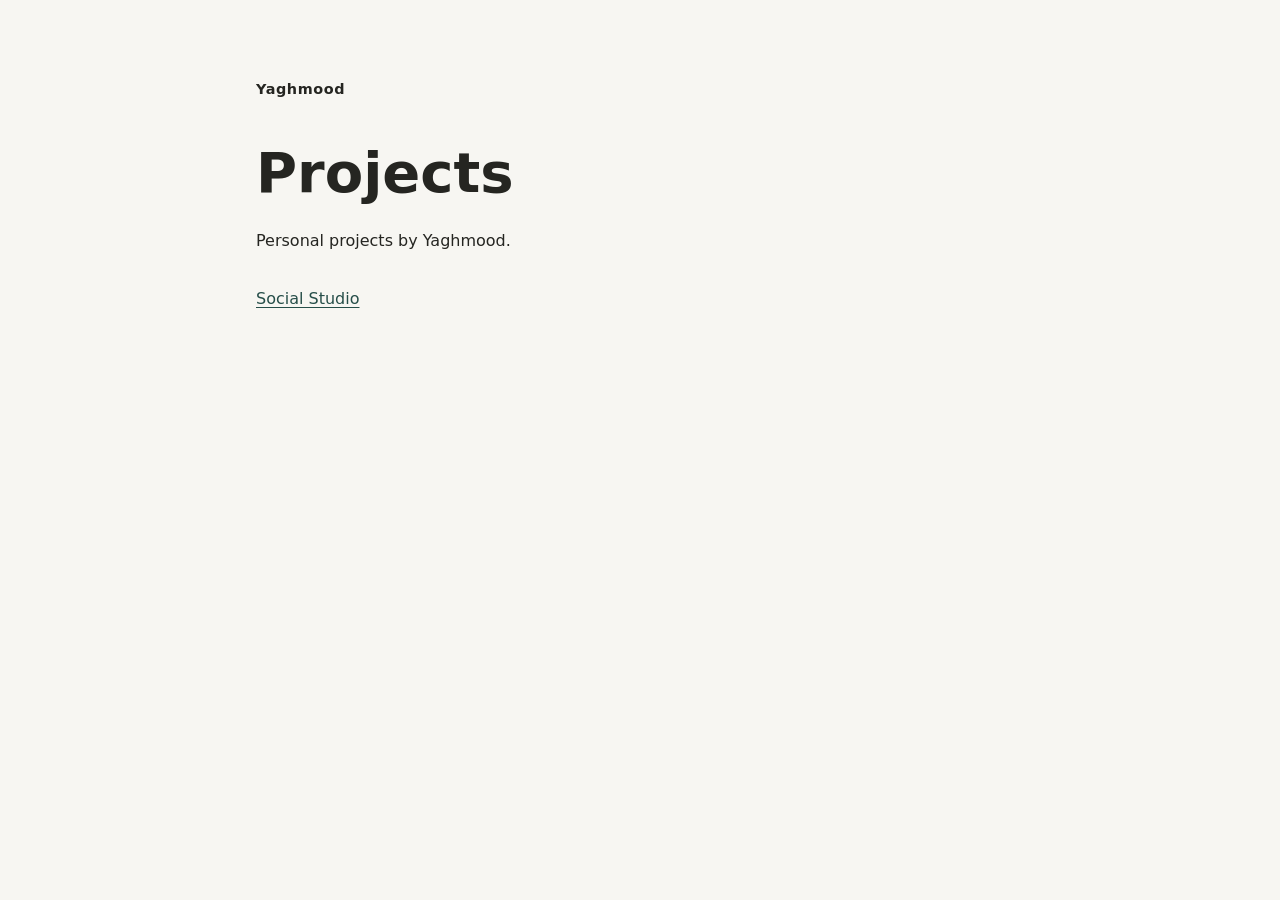
<file: index.html>
<!doctype html>
<html lang="en"><head><meta charset="utf-8"><meta name="viewport" content="width=device-width, initial-scale=1"><title>Yaghmood</title><link rel="stylesheet" href="style.css"><link rel="icon" type="image/svg+xml" href="favicon.svg"></head>
<body><main><p class="brand">Yaghmood</p><h1>Projects</h1><p>Personal projects by Yaghmood.</p><nav aria-label="Projects"><a href="social-studio/">Social Studio</a></nav></main></body></html>
</file>
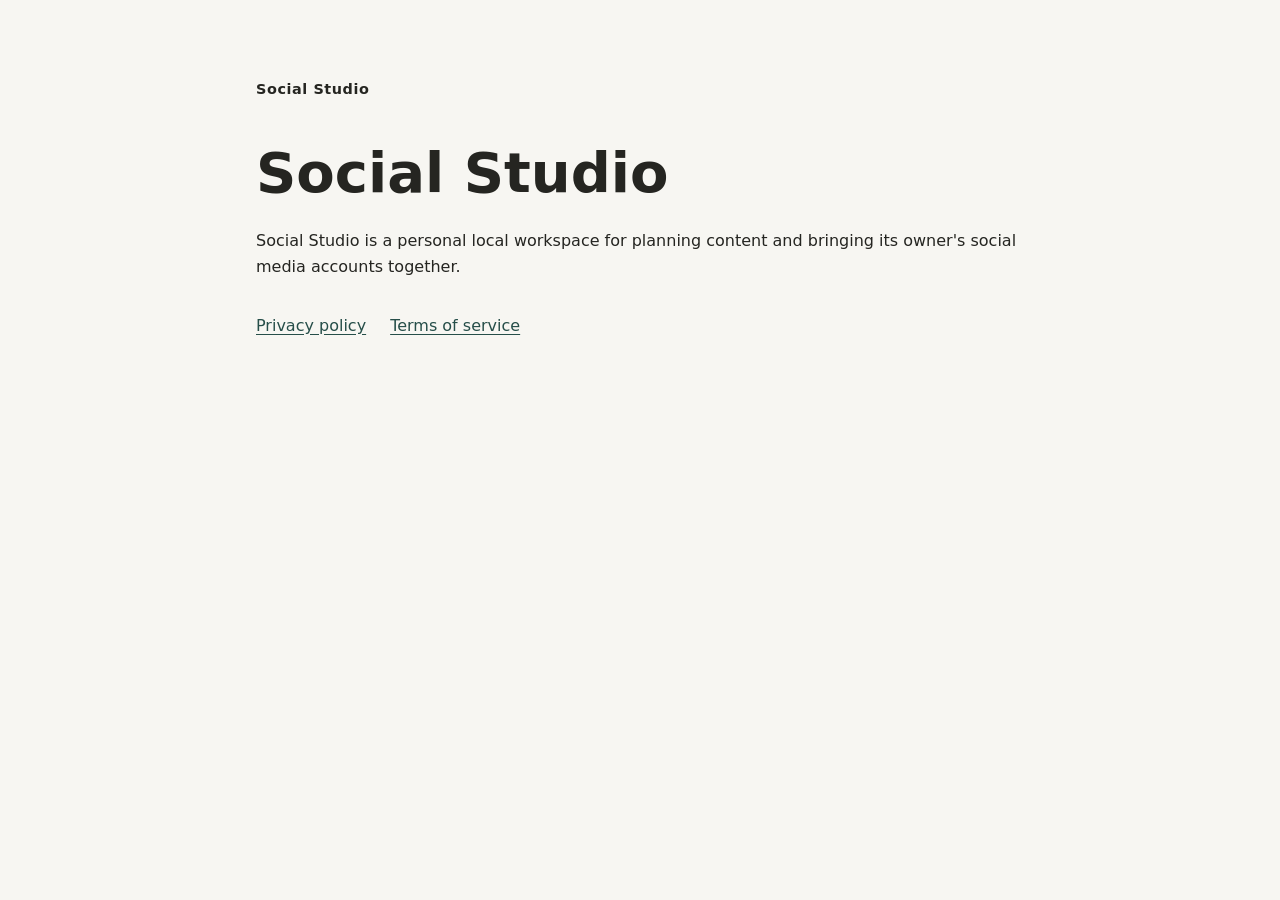
<file: social-studio/index.html>
<!doctype html>
<html lang="en"><head><meta charset="utf-8"><meta name="viewport" content="width=device-width, initial-scale=1"><title>Social Studio</title><link rel="stylesheet" href="../style.css"><link rel="icon" type="image/svg+xml" href="../favicon.svg"></head>
<body><main><p class="brand">Social Studio</p><h1>Social Studio</h1><p>Social Studio is a personal local workspace for planning content and bringing its owner's social media accounts together.</p><nav aria-label="Legal pages"><a href="privacy.html">Privacy policy</a><a href="terms.html">Terms of service</a></nav></main></body></html>
</file>
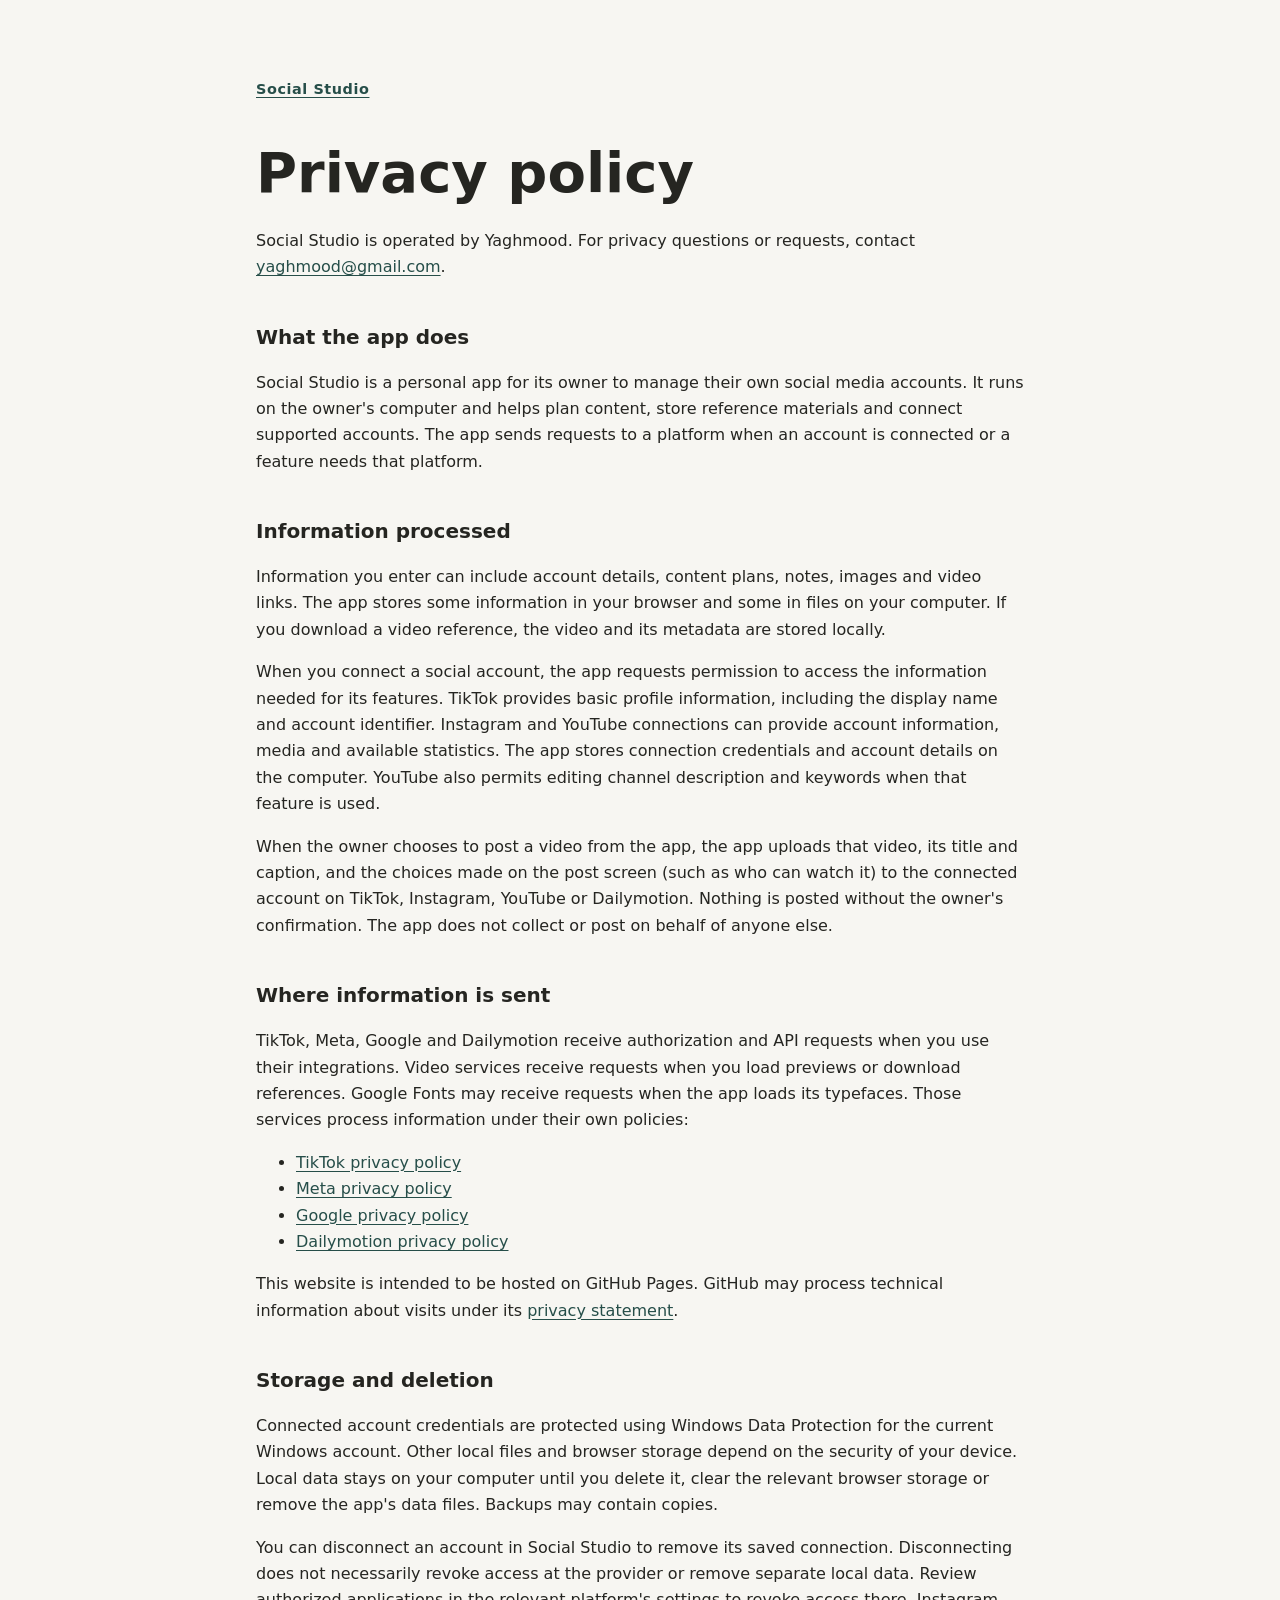
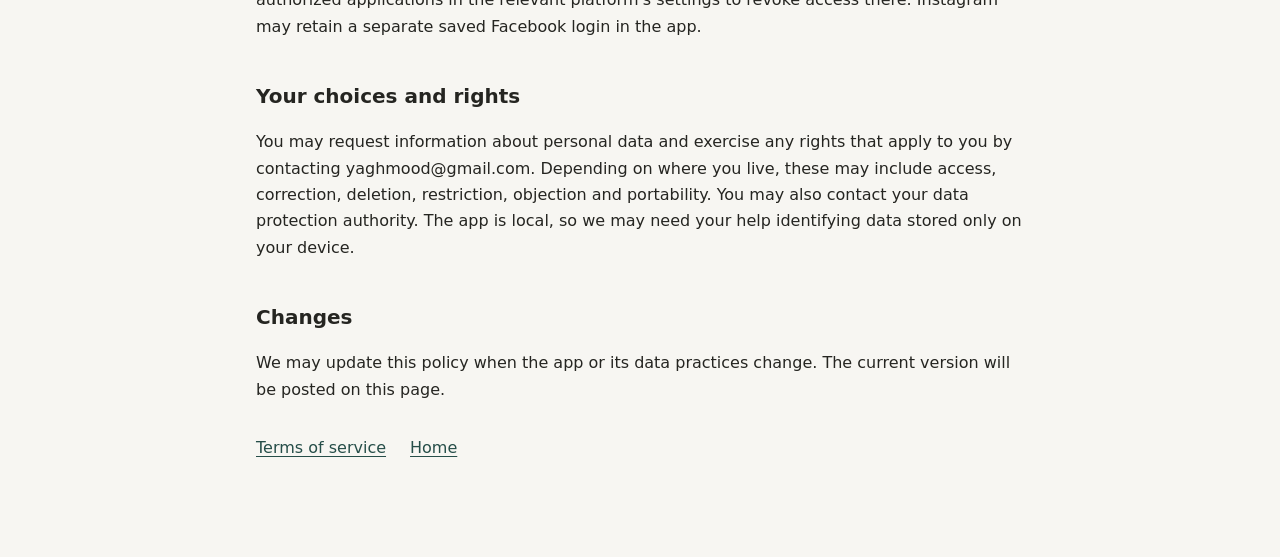
<file: social-studio/privacy.html>
<!doctype html>
<html lang="en"><head><meta charset="utf-8"><meta name="viewport" content="width=device-width, initial-scale=1"><title>Privacy policy | Social Studio</title><link rel="stylesheet" href="../style.css"><link rel="icon" type="image/svg+xml" href="../favicon.svg"></head>
<body><main><p class="brand"><a href="index.html">Social Studio</a></p><h1>Privacy policy</h1>
<p>Social Studio is operated by Yaghmood. For privacy questions or requests, contact <a href="mailto:yaghmood@gmail.com">yaghmood@gmail.com</a>.</p>
<h2>What the app does</h2><p>Social Studio is a personal app for its owner to manage their own social media accounts. It runs on the owner's computer and helps plan content, store reference materials and connect supported accounts. The app sends requests to a platform when an account is connected or a feature needs that platform.</p>
<h2>Information processed</h2><p>Information you enter can include account details, content plans, notes, images and video links. The app stores some information in your browser and some in files on your computer. If you download a video reference, the video and its metadata are stored locally.</p>
<p>When you connect a social account, the app requests permission to access the information needed for its features. TikTok provides basic profile information, including the display name and account identifier. Instagram and YouTube connections can provide account information, media and available statistics. The app stores connection credentials and account details on the computer. YouTube also permits editing channel description and keywords when that feature is used.</p>
<p>When the owner chooses to post a video from the app, the app uploads that video, its title and caption, and the choices made on the post screen (such as who can watch it) to the connected account on TikTok, Instagram, YouTube or Dailymotion. Nothing is posted without the owner's confirmation. The app does not collect or post on behalf of anyone else.</p>
<h2>Where information is sent</h2><p>TikTok, Meta, Google and Dailymotion receive authorization and API requests when you use their integrations. Video services receive requests when you load previews or download references. Google Fonts may receive requests when the app loads its typefaces. Those services process information under their own policies:</p>
<ul><li><a href="https://www.tiktok.com/legal/page/eea/privacy-policy/en">TikTok privacy policy</a></li><li><a href="https://www.facebook.com/privacy/policy/">Meta privacy policy</a></li><li><a href="https://policies.google.com/privacy">Google privacy policy</a></li><li><a href="https://legal.dailymotion.com/en/privacy-policy/">Dailymotion privacy policy</a></li></ul>
<p>This website is intended to be hosted on GitHub Pages. GitHub may process technical information about visits under its <a href="https://docs.github.com/en/site-policy/privacy-policies/github-general-privacy-statement">privacy statement</a>.</p>
<h2>Storage and deletion</h2><p>Connected account credentials are protected using Windows Data Protection for the current Windows account. Other local files and browser storage depend on the security of your device. Local data stays on your computer until you delete it, clear the relevant browser storage or remove the app's data files. Backups may contain copies.</p>
<p>You can disconnect an account in Social Studio to remove its saved connection. Disconnecting does not necessarily revoke access at the provider or remove separate local data. Review authorized applications in the relevant platform's settings to revoke access there. Instagram may retain a separate saved Facebook login in the app.</p>
<h2>Your choices and rights</h2><p>You may request information about personal data and exercise any rights that apply to you by contacting yaghmood@gmail.com. Depending on where you live, these may include access, correction, deletion, restriction, objection and portability. You may also contact your data protection authority. The app is local, so we may need your help identifying data stored only on your device.</p>
<h2>Changes</h2><p>We may update this policy when the app or its data practices change. The current version will be posted on this page.</p>
<nav><a href="terms.html">Terms of service</a><a href="index.html">Home</a></nav></main></body></html>
</file>
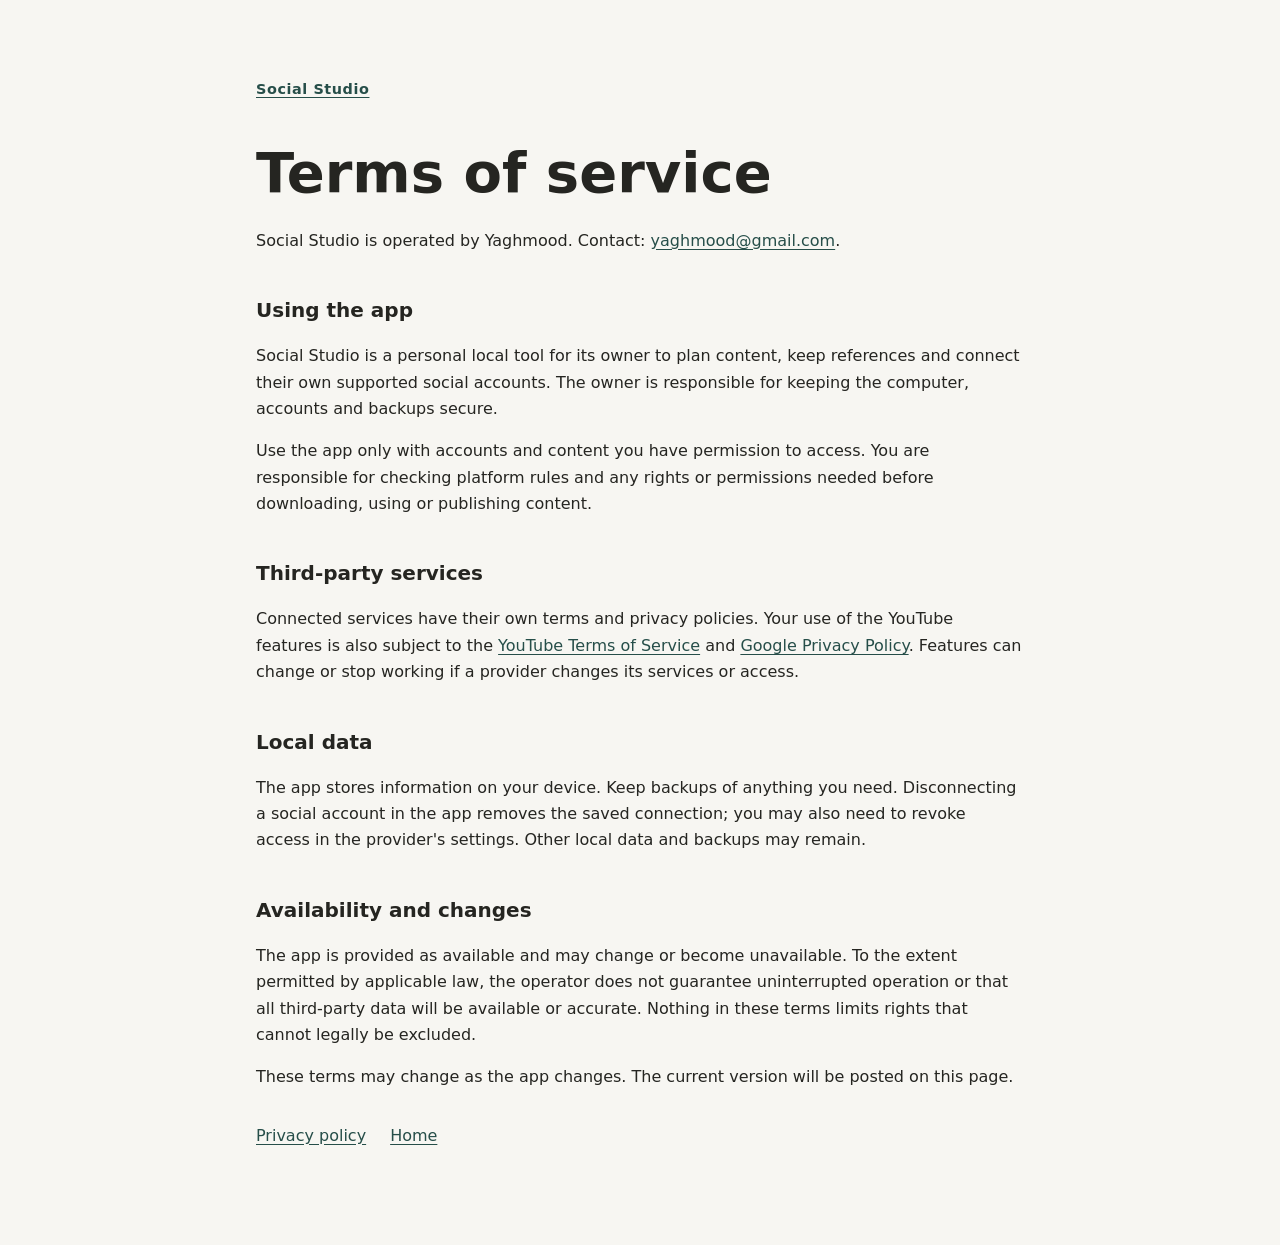
<file: social-studio/terms.html>
<!doctype html>
<html lang="en"><head><meta charset="utf-8"><meta name="viewport" content="width=device-width, initial-scale=1"><title>Terms of service | Social Studio</title><link rel="stylesheet" href="../style.css"><link rel="icon" type="image/svg+xml" href="../favicon.svg"></head>
<body><main><p class="brand"><a href="index.html">Social Studio</a></p><h1>Terms of service</h1>
<p>Social Studio is operated by Yaghmood. Contact: <a href="mailto:yaghmood@gmail.com">yaghmood@gmail.com</a>.</p>
<h2>Using the app</h2><p>Social Studio is a personal local tool for its owner to plan content, keep references and connect their own supported social accounts. The owner is responsible for keeping the computer, accounts and backups secure.</p>
<p>Use the app only with accounts and content you have permission to access. You are responsible for checking platform rules and any rights or permissions needed before downloading, using or publishing content.</p>
<h2>Third-party services</h2><p>Connected services have their own terms and privacy policies. Your use of the YouTube features is also subject to the <a href="https://www.youtube.com/t/terms">YouTube Terms of Service</a> and <a href="https://policies.google.com/privacy">Google Privacy Policy</a>. Features can change or stop working if a provider changes its services or access.</p>
<h2>Local data</h2><p>The app stores information on your device. Keep backups of anything you need. Disconnecting a social account in the app removes the saved connection; you may also need to revoke access in the provider's settings. Other local data and backups may remain.</p>
<h2>Availability and changes</h2><p>The app is provided as available and may change or become unavailable. To the extent permitted by applicable law, the operator does not guarantee uninterrupted operation or that all third-party data will be available or accurate. Nothing in these terms limits rights that cannot legally be excluded.</p>
<p>These terms may change as the app changes. The current version will be posted on this page.</p>
<nav><a href="privacy.html">Privacy policy</a><a href="index.html">Home</a></nav></main></body></html>
</file>
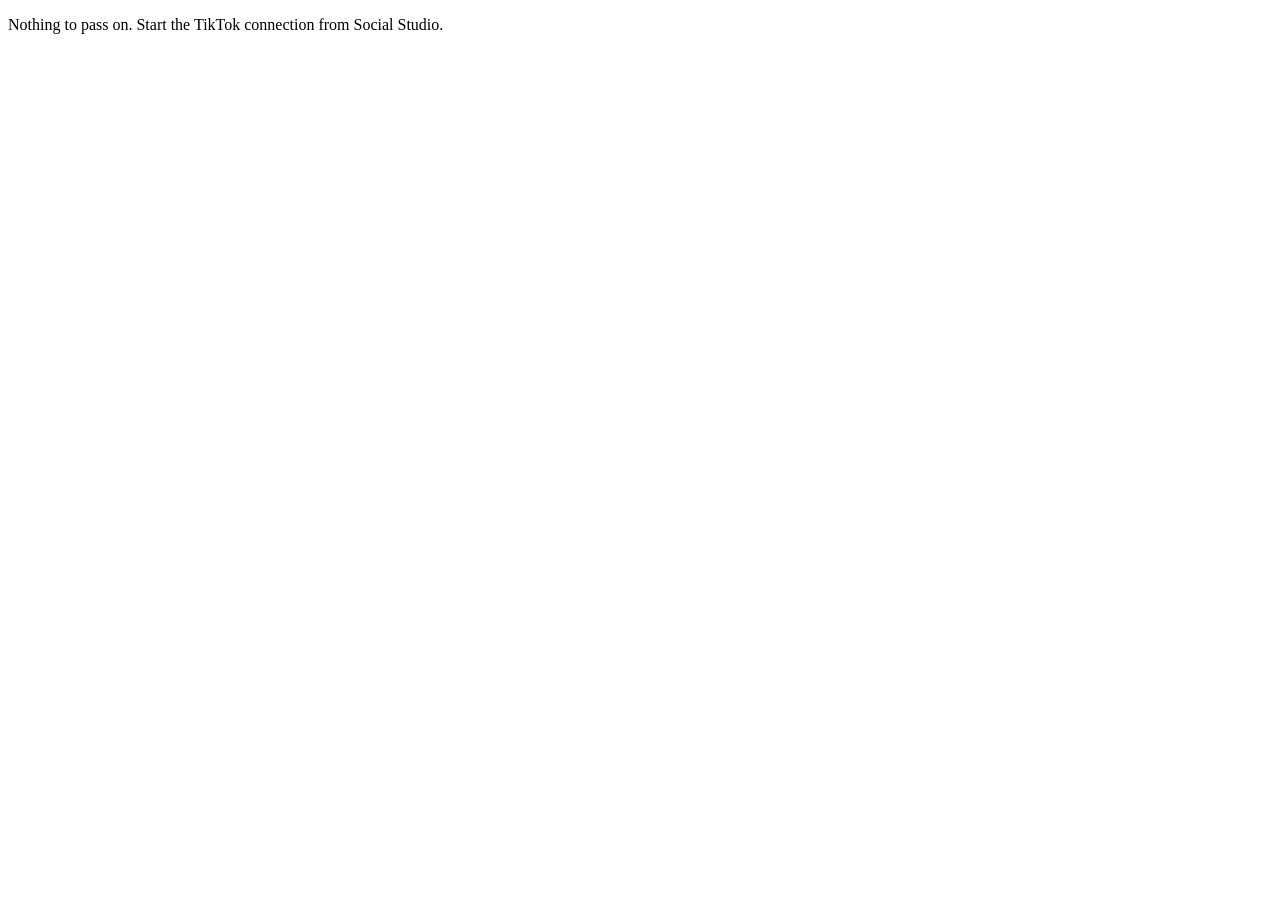
<file: social-studio/tiktok-callback.html>
<!doctype html>
<html lang="en"><head><meta charset="utf-8"><meta name="viewport" content="width=device-width, initial-scale=1"><meta name="robots" content="noindex"><meta name="referrer" content="no-referrer"><title>Returning to Social Studio</title></head>
<body><main><p id="msg">Returning to Social Studio on this computer…</p>
<script>
// TikTok only accepts an https redirect URI, but Social Studio listens on this computer only. This page passes TikTok's one-time code (the query string) to it and keeps nothing.
var target = 'http://127.0.0.1:5002/api/tiktok/callback';
if (location.search) location.replace(target + location.search);
else document.getElementById('msg').textContent = 'Nothing to pass on. Start the TikTok connection from Social Studio.';
</script>
<noscript><p>JavaScript is needed to return to Social Studio.</p></noscript></main></body></html>
</file>
<file: style.css>
:root { color-scheme: light; font-family: system-ui, sans-serif; color: #252521; background: #f7f6f2; }
body { margin: 0; }
main { max-width: 48rem; margin: 0 auto; padding: 4rem 1.5rem 6rem; line-height: 1.65; }
.brand { font-size: .9rem; font-weight: 700; letter-spacing: .04em; }
h1 { font-size: clamp(2.2rem, 6vw, 3.5rem); line-height: 1.1; margin: 2.5rem 0 1.5rem; }
h2 { font-size: 1.25rem; margin: 2.5rem 0 .5rem; }
a { color: #264e49; text-underline-offset: .18em; }
a:focus-visible { outline: 3px solid #264e49; outline-offset: 3px; }
nav { display: flex; flex-wrap: wrap; gap: 1.5rem; margin-top: 2rem; }
.draft { padding: 1rem; border: 1px solid #8a4939; }
</file>
